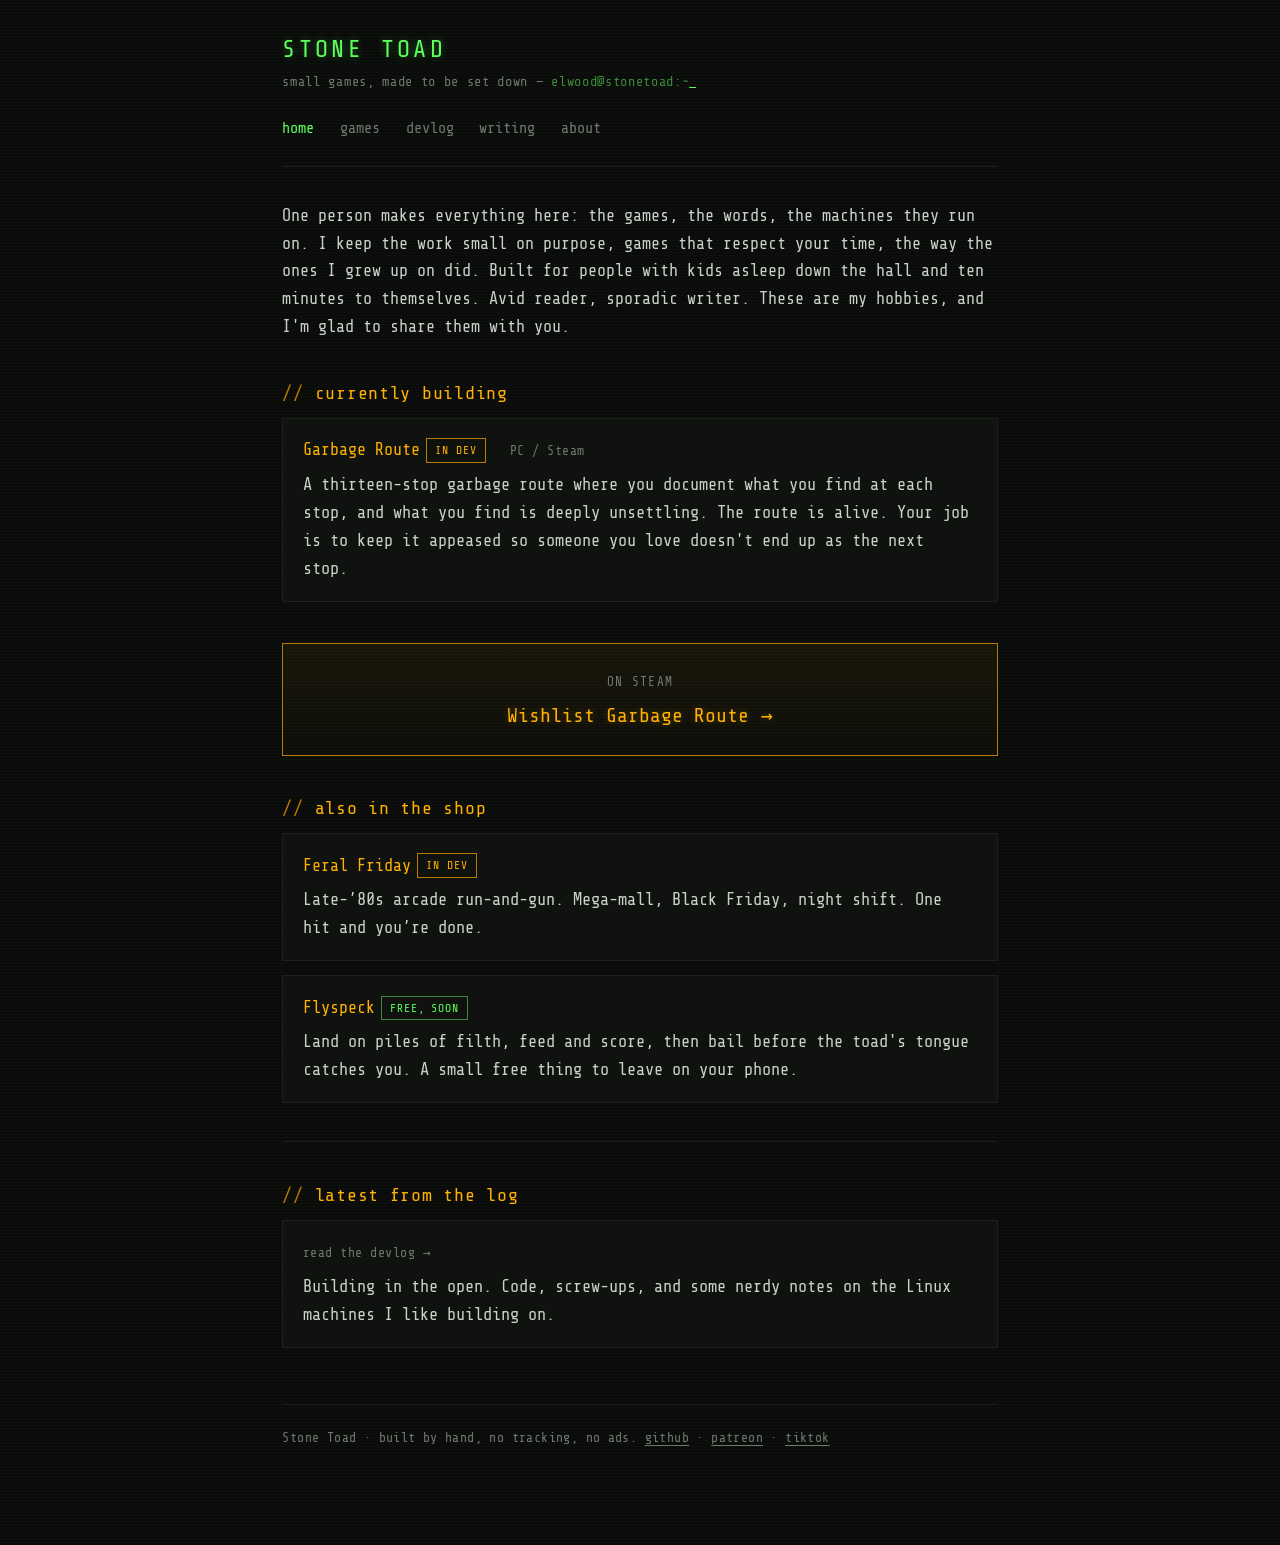
<file: index.html>
<!DOCTYPE html>
<html lang="en">
<head>
<meta charset="utf-8">
<meta name="viewport" content="width=device-width, initial-scale=1">
<title>Stone Toad</title>
<meta name="description" content="Small games, made to be set down. Made by one person for people with lives.">
<link rel="preconnect" href="https://fonts.googleapis.com">
<link rel="preconnect" href="https://fonts.gstatic.com" crossorigin>
<link href="https://fonts.googleapis.com/css2?family=Share+Tech+Mono&display=swap" rel="stylesheet">
<!-- favicon -->
<link rel="icon" type="image/svg+xml" href="favicon.svg">
<!-- open graph / link previews -->
<meta property="og:type" content="website">
<meta property="og:title" content="Stone Toad">
<meta property="og:description" content="Small games, made to be set down. Made by one person for people with lives.">
<meta property="og:image" content="https://elwoodradley.github.io/og.png">
<meta property="og:url" content="https://elwoodradley.github.io/">
<meta name="twitter:card" content="summary_large_image">
<link rel="stylesheet" href="style.css">
</head>
<body>
<div class="wrap">

  <header class="mast">
    <h1 class="logo"><a href="index.html">Stone Toad</a></h1>
    <p class="tag">small games, made to be set down &mdash; <span class="prompt">elwood@stonetoad:~</span></p>
    <nav class="bar" aria-label="Primary">
      <a href="index.html" aria-current="page">home</a>
      <a href="games/index.html">games</a>
      <a href="devlog/index.html">devlog</a>
      <a href="writing/index.html">writing</a>
      <a href="about.html">about</a>
    </nav>
  </header>

  <main>
    <p class="lead">One person makes everything here: the games, the words, the
    machines they run on. I keep the work small on purpose, games that respect your
    time, the way the ones I grew up on did. Built for people with kids asleep down
    the hall and ten minutes to themselves. Avid reader, sporadic writer. These are
    my hobbies, and I'm glad to share them with you.</p>

    <h2>currently building</h2>
    <a class="row" href="games/garbage-route.html">
      <span class="row-title">Garbage Route</span><span class="chip dev">in dev</span>
      <span class="row-meta"> &nbsp; PC / Steam</span>
      <p class="row-desc">A thirteen-stop garbage route where you document what you
      find at each stop, and what you find is deeply unsettling. The route is alive.
      Your job is to keep it appeased so someone you love doesn't end up as the next
      stop.</p>
    </a>

    <a class="cta" href="https://store.steampowered.com/" rel="noopener">
      <span class="cta-k">on Steam</span>
      <span class="cta-v">Wishlist Garbage Route &rarr;</span>
    </a>

    <h2>also in the shop</h2>
    <a class="row" href="games/index.html">
      <span class="row-title">Feral Friday</span><span class="chip dev">in dev</span>
      <p class="row-desc">Late-&rsquo;80s arcade run-and-gun. Mega-mall, Black Friday,
      night shift. One hit and you&rsquo;re done.</p>
    </a>
    <a class="row" href="games/index.html">
      <span class="row-title">Flyspeck</span><span class="chip soon">free, soon</span>
      <p class="row-desc">Land on piles of filth, feed and score, then bail before the
      toad's tongue catches you. A small free thing to leave on your phone.</p>
    </a>

    <hr>

    <h2>latest from the log</h2>
    <a class="row" href="devlog/index.html">
      <span class="row-meta">read the devlog &rarr;</span>
      <p class="row-desc">Building in the open. Code, screw-ups, and some nerdy notes
      on the Linux machines I like building on.</p>
    </a>
  </main>

  <footer class="foot">
    <p>Stone Toad &middot; built by hand, no tracking, no ads.
    <a href="https://github.com/elwoodradley" rel="noopener">github</a> &middot;
    <a href="https://www.patreon.com/c/StoneToad">patreon</a> &middot;
    <a href="https://www.tiktok.com/@stonetoaddev">tiktok</a></p>
  </footer>

</div>
</body>
</html>
</file>
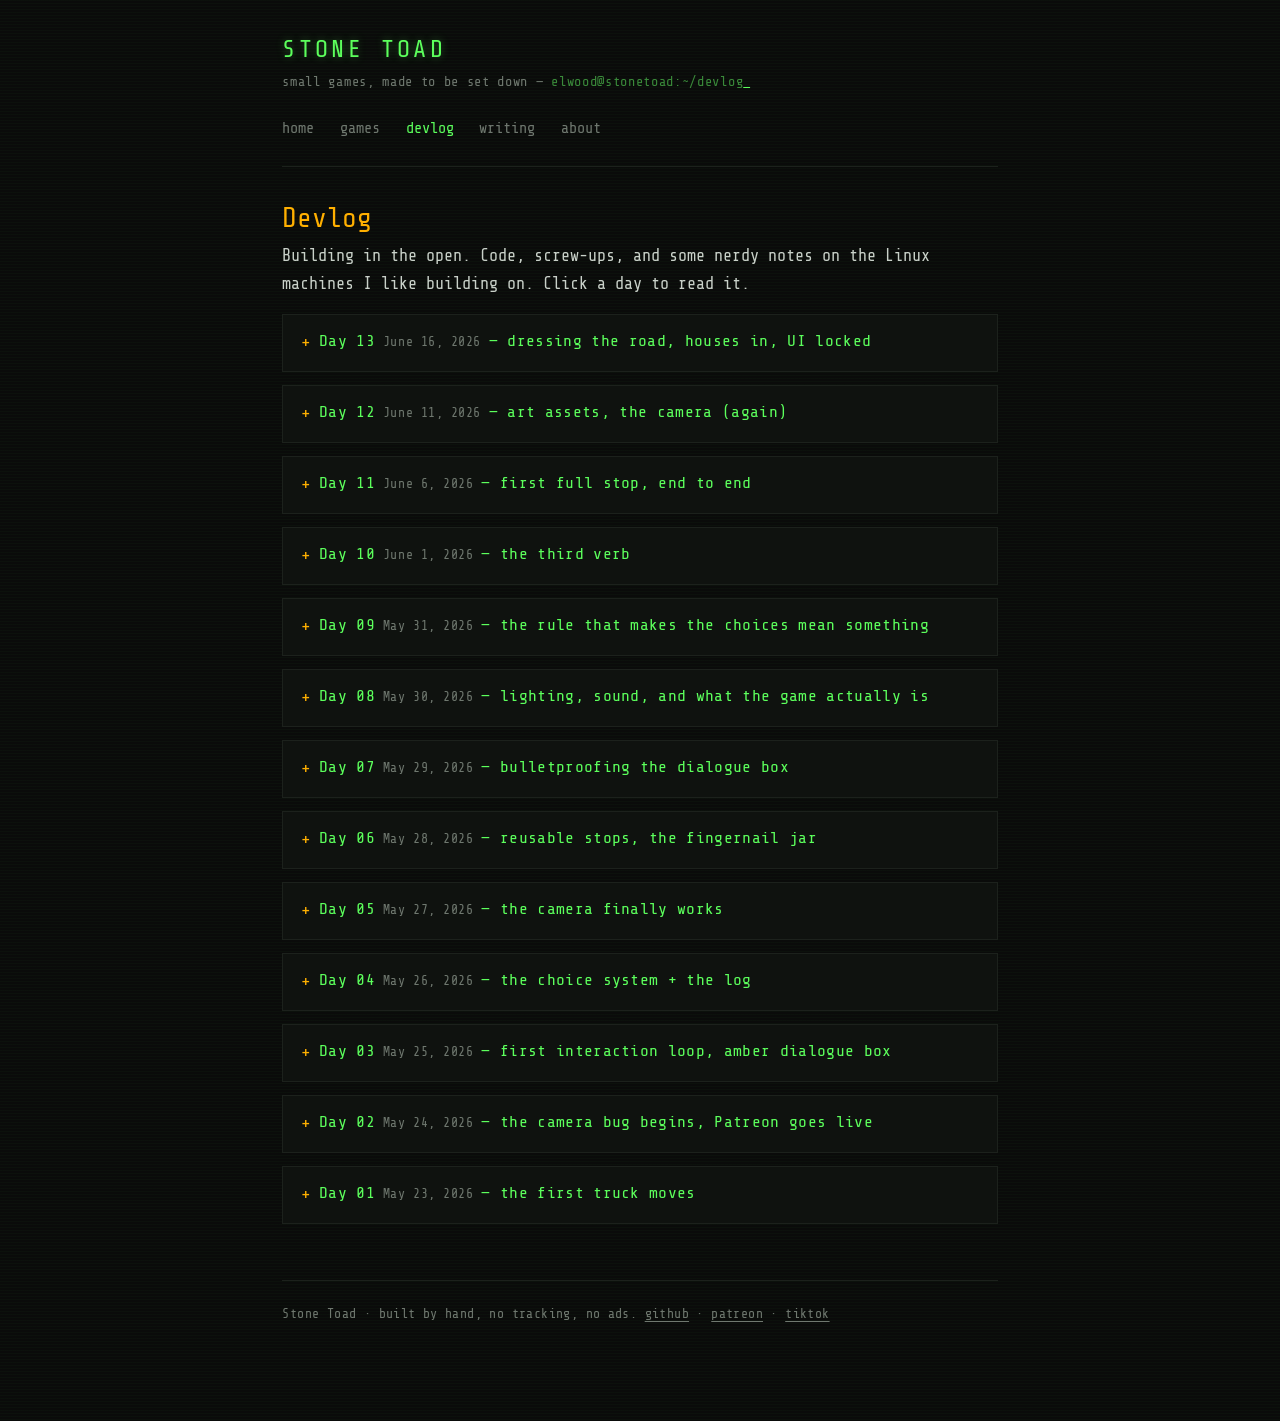
<file: devlog/index.html>
<!DOCTYPE html>
<html lang="en">
<head>
<meta charset="utf-8">
<meta name="viewport" content="width=device-width, initial-scale=1">
<title>Devlog &mdash; Stone Toad</title>
<meta name="description" content="Building Garbage Route in the open. Code, screw-ups, and notes on the Linux machines I build on.">
<link rel="preconnect" href="https://fonts.googleapis.com">
<link rel="preconnect" href="https://fonts.gstatic.com" crossorigin>
<link href="https://fonts.googleapis.com/css2?family=Share+Tech+Mono&display=swap" rel="stylesheet">
<!-- favicon -->
<link rel="icon" type="image/svg+xml" href="../favicon.svg">
<!-- open graph / link previews -->
<meta property="og:type" content="website">
<meta property="og:title" content="Devlog — Stone Toad">
<meta property="og:description" content="Building Garbage Route in the open. Code, screw-ups, and notes on the Linux machines I build on.">
<meta property="og:image" content="https://elwoodradley.github.io/og.png">
<meta property="og:url" content="https://elwoodradley.github.io/devlog/">
<meta name="twitter:card" content="summary_large_image">
<link rel="stylesheet" href="../style.css">
</head>
<body>
<div class="wrap">

  <header class="mast">
    <h1 class="logo"><a href="../index.html">Stone Toad</a></h1>
    <p class="tag">small games, made to be set down &mdash; <span class="prompt">elwood@stonetoad:~/devlog</span></p>
    <nav class="bar" aria-label="Primary">
      <a href="../index.html">home</a>
      <a href="../games/index.html">games</a>
      <a href="index.html" aria-current="page">devlog</a>
      <a href="../writing/index.html">writing</a>
      <a href="../about.html">about</a>
    </nav>
  </header>

  <main>
    <h1>Devlog</h1>
    <p class="lead">Building in the open. Code, screw-ups, and some nerdy notes on the
    Linux machines I like building on. Click a day to read it.</p>

    <details class="logentry">
      <summary>Day 13 <span class="log-date">June 16, 2026</span> &mdash; dressing the road, houses in, UI locked</summary>
      <div class="logentry-body">
        <h3>what I built</h3>
        <ul>
          <li>Tracked down a stray ColorRect that was parented under the Truck and rendering as a bright bar across the scene. It moved with the truck because it was a child of it. Deleted it. The truck's actual visual is the Sprite2D underneath.</li>
          <li>Sorted the road laning for real: truck drives the right lane (x=0), yellow center line to its left, curb and houses on its right where the stops live, which is the side a garbage truck actually services.</li>
          <li>Finished dressing the road for all six built stops so the truck drives a continuous route with no gaps.</li>
          <li>Placed Luiz's house variants along the right side behind the sidewalk, scattered with some irregularity so it doesn't read as a repeating wall.</li>
          <li>Did a UI pass and called it. Left the portrait and text block where they are, it's in a good spot.</li>
        </ul>
        <h3>what I learned</h3>
        <ul>
          <li>A node parented to the truck travels with the truck. Obvious in hindsight, but it's why that bar tracked the movement and looked like it belonged to the world when it didn't.</li>
          <li>"Truck at x=0" doesn't force a symmetric road. You paint more tiles on one side of the line than the other, so x=0 lands in the right lane while the road stays believable around it.</li>
          <li>Knowing when to stop. The UI was good enough to move on from, and the road only needs to serve the six stops that exist, not the whole eventual route.</li>
        </ul>
        <h3>what's next</h3>
        <ul>
          <li>Trash bins at the curb as the visual cue for each pickup point (need to confirm the bin sprite first)</li>
          <li>Headlight/lighting pass over the dressed road</li>
          <li>Keep building stops past 6</li>
        </ul>
        <h3>how it felt</h3>
        <p>Good kind of session. Most of it was the unglamorous stuff, hunting a leftover node and painting tiles, but the scene finally reads as a place instead of a truck floating on black. The composition works now. That's the payoff for the boring work.</p>
      </div>
    </details>

    <details class="logentry">
      <summary>Day 12 <span class="log-date">June 11, 2026</span> &mdash; art assets, the camera (again)</summary>
      <div class="logentry-body">
        <p>Tonight was about getting the art assets in. First, though, the camera broke again — it wasn't following the truck. Dropped a print statement in to see what the camera and the truck were actually doing, and it turned out they'd matched the whole time: truck at zero, camera at zero. So it was never the camera. The sprite had drifted off on its own. Pulled it back, fixed.</p>
        <p>Then I started painting the road and sidewalk in the editor. The truck's in the right lane, since that's the side a garbage truck actually works, with the sidewalk on the right where the stops will go. Coming along. Headlights next.</p>
      </div>
    </details>

    <details class="logentry">
      <summary>Day 11 <span class="log-date">June 6, 2026</span> &mdash; first full stop, end to end</summary>
      <div class="logentry-body">
        <h3>what I built</h3>
        <p>Finally got one full stop built end to end. The bags stop, Stop 1, and I think it's close to final. The whole loop works now: drive up, the scene pops, investigate through the pages, then the choices come up and you pick one and it shows you what happened. Took a lot of back and forth to get there, but it actually plays now instead of just sitting in a doc. Also did a real pass on the prose for the stops, which is turning into the fun part.</p>
        <h3>what I learned</h3>
        <p>Spent most of the last couple days learning GDScript instead of building, and it was worth it. I'm a lot more comfortable writing the code now and actually knowing what things do instead of just pasting and hoping. Learned the difference between a variable and a parameter, what the dot actually means when you reach into another node, why node names and variable names are different things, and how to read an error instead of panicking at it. Fixed a few of my own bugs this session just by reading what the error was telling me, which felt different than before.</p>
        <h3>what's next</h3>
        <p>Twelve more stops to build out. The system works, so now it's mostly filling in each stop's writing and giving every one the same pass I gave the bags. Sound, the ending system, and the lighting all come later once the stops are in.</p>
        <h3>how it felt</h3>
        <p>Good. Slower than I wanted, but the kind of slow that pays off. Watching a stop I'd only ever read on a page actually run in the dark felt like the first time this thing has been a real game and not just notes. The prose is getting fun to write, which I didn't expect. Feeling more like a developer and less like someone copying a developer.</p>
      </div>
    </details>

    <details class="logentry">
      <summary>Day 10 <span class="log-date">June 1, 2026</span> &mdash; the third verb</summary>
      <div class="logentry-body">
        <h3>what I built</h3>
        <ul>
          <li>Rebuilding stops with new mechanics. I have a clearer vision now of what to make the game.</li>
          <li>Added a third verb, stop-specific, that either rewards or hurts the player: a deeper investigation into each stop.</li>
        </ul>
        <h3>what I learned</h3>
        <ul>
          <li>I was right that the game was missing something. It was missing that third verb option to delve deeper into the stops.</li>
          <li>This isn't a game someone sinks 10 or even 5 hours into. It's a quick 1-2 hour run that's fun and gets you Steam achievements.</li>
        </ul>
        <h3>what's next</h3>
        <ul>
          <li>Finish auditing the tells on Stops 3-6</li>
          <li>Build the consequence systems (headlight dimming is cheapest and most fitting, start there)</li>
          <li>Need more COMPLETE/leave stops; right now the split is lopsided toward log</li>
          <li>Playtest on a real person</li>
        </ul>
        <h3>how it felt</h3>
        <p>Felt good. What's in my mind is concrete right now, and I think this will be the fully shipped game idea. I have to remember, this is my first game. It's not going to be a masterpiece and it doesn't need to be.</p>
      </div>
    </details>

    <details class="logentry">
      <summary>Day 09 <span class="log-date">May 31, 2026</span> &mdash; the rule that makes the choices mean something</summary>
      <div class="logentry-body">
        <h3>what I built</h3>
        <ul>
          <li>Finished the complete testable slice last session (6 stops, drive → investigate → log/leave → clock-out ending). This session was mostly design and writing.</li>
          <li>Locked the core rule that decides whether log or leave is correct at each stop</li>
          <li>Re-audited Stops 1 and 2 so the rule is actually readable in the text</li>
          <li>Added the truck sprite (placeholder) and recorded a sneak-peek clip with sound</li>
          <li>Wrote the Steam store blurb</li>
        </ul>
        <h3>the rule (finally)</h3>
        <p>The thing I'd been circling for a while: the choices needed a logic the player could actually learn, or it's just a coin flip with a death screen. Got it.</p>
        <p>Every stop is either COMPLETE or UNFINISHED.</p>
        <ul>
          <li>Complete: it's at peace, nothing missing, it wants nothing. Leave it. Logging it disturbs a stable thing.</li>
          <li>Unfinished: it's still reaching for something. Log it to freeze it where it is. Leave it and it goes and completes itself, and the cost lands on someone.</li>
        </ul>
        <p>The skill is reading which one you're looking at. The tell is in the text, stated as flatly as everything else, so a careful reader catches it and a careless one doesn't. Solvable, but you'll get a couple wrong, which is the point.</p>
        <h3>consequences</h3>
        <p>Mostly you don't die. Wrong calls degrade the night instead: headlights shrink, the route stops making sense, things you mishandled come back changed. A few stops can kill you outright, kept rare so it stays tense. Your ending depends on what kind of driver you turned out to be.</p>
        <h3>what I learned</h3>
        <ul>
          <li>The "what's the point of the game" question wasn't a motivation problem, it was a design hole. Couldn't pitch it because the choices didn't mean anything yet. Fixed the rule, the pitch wrote itself.</li>
          <li>Free 3D asset packs (.blend files) are useless for a 2D game; need pre-rendered PNGs</li>
          <li>Capturing game audio on bare ALSA (Void) is a pain; recorded the clip on the Mac instead</li>
          <li>OBS quality: capture at native monitor res, not OS-downscaled</li>
        </ul>
        <h3>what's next</h3>
        <ul>
          <li>Finish auditing the tells on Stops 3-6</li>
          <li>Build the consequence systems (start with headlight dimming)</li>
          <li>Need more COMPLETE/leave stops</li>
          <li>Playtest on a real person</li>
        </ul>
        <h3>how it felt</h3>
        <p>Long session, mostly in my head instead of in the engine, but it's the most important the design has come together so far. The game makes sense now in a way it didn't this morning. Easier to build when you know what the thing actually is.</p>
      </div>
    </details>

    <details class="logentry">
      <summary>Day 08 <span class="log-date">May 30, 2026</span> &mdash; lighting, sound, and what the game actually is</summary>
      <div class="logentry-body">
        <h3>what I built</h3>
        <ul>
          <li>Full darkness/lighting pass: world is near-black via CanvasModulate, with a headlight glow (PointLight2D + custom radial gradient texture) on the truck, offset forward. You only see what the light touches.</li>
          <li>Ambient sound bed: looping low drone + truck idle (AudioStreamPlayers, OGG for clean loops)</li>
          <li>Positional per-stop audio: AudioStreamPlayer2D as a child of each stop, swells as the truck approaches</li>
          <li>Stop 1 (breathing bags): breathing that fades up out of the dark</li>
          <li>Stop 3 (doorframe): faint pencil scratch, the measuring still happening</li>
          <li>Stop 4 (the chair): rope creak + buried squelch layered into one texture</li>
          <li>Stop 5 (the freezer): the hum of an unplugged freezer that runs anyway</li>
          <li>Future-proofed the dialogue box (taller, handles any text length)</li>
          <li>Extended the road, repositioned stops to march up the route evenly</li>
        </ul>
        <h3>what I learned</h3>
        <ul>
          <li>CanvasModulate darkens the whole canvas; PointLight2D + a gradient texture carves visibility back out of it</li>
          <li>AudioStreamPlayer (non-positional) for the ambient bed; AudioStreamPlayer2D (positional) for sounds tied to a place</li>
          <li>OGG loops cleaner than MP3 (MP3 padding causes a seam); ffmpeg converts</li>
          <li>Per-stop sounds need a big dB boost (+15 to +20) to cut through the ambient bed</li>
          <li>You can layer two AudioStreamPlayer2Ds into one custom texture (the chair's creak + squelch)</li>
          <li>The truest sound isn't always the most dramatic one; the freezer's mundane hum works only because the text says it's unplugged</li>
        </ul>
        <h3>the direction</h3>
        <p>This was the session the game stopped being a mood and became a game. It's route-horror, or "witness horror": you drive a night-shift garbage route, and what you log stays real while what you don't fades. Every stop, you investigate and then decide, log it or leave it, and neither is ever the clean right answer. Logging keeps a thing real and binds you to it; leaving erases it and leaves a gap. Those choices feed hidden counters that decide which ending you get. It's not a gore game. It's about attention, and what happens when someone has been paying it to the wrong thing for too long.</p>
        <h3>what's next</h3>
        <ul>
          <li>Stop 6, then wire the four hidden counters + endings (~6-7 stops is the threshold)</li>
          <li>Chair/freezer already have sound; consider the jar staying deliberately silent</li>
          <li>Steam page + wishlist once a stop is screenshot-ready</li>
          <li>Housekeeping: delete unused MP3s from the repo (kept the OGGs)</li>
        </ul>
        <h3>how it felt</h3>
        <p>The biggest single leap yet. Lighting and sound together turned four dark rectangles into a place that feels real in the dark. And the design finally has a spine; I know what the game is now, not just what it looks like. Long session, real momentum.</p>
      </div>
    </details>

    <details class="logentry">
      <summary>Day 07 <span class="log-date">May 29, 2026</span> &mdash; bulletproofing the dialogue box</summary>
      <div class="logentry-body">
        <h3>what I built</h3>
        <ul>
          <li>Converted the DialogueBox from fixed-position labels to a VBoxContainer; dialogue text now auto-fits and wraps at any length, and the three choices always reflow below it</li>
          <li>Set autowrap + custom minimum size on the prompt label so wrapping works inside the container</li>
          <li>Added separation spacing so the prompt and choices have breathing room</li>
          <li>Repointed all nine get_node() calls in stop_point.gd to the new VBoxContainer path</li>
          <li>Killed the text-overlap bug for good; any stop, any length, works now</li>
        </ul>
        <h3>what I learned</h3>
        <ul>
          <li>Containers vs fixed positions: a VBoxContainer stacks children automatically; fixed coordinates can't adapt to variable text</li>
          <li>Autowrapping labels inside a container need a Custom Minimum Size or they can't resolve their own dimensions (width depends on height depends on width)</li>
          <li>The scene tree is a filesystem: node paths work like terminal directories, and moving a node deeper changes its path</li>
          <li>get_node() just fetches the node; the .text/.visible after is what acts on it. A wrong path returns null, and acting on null is what crashes it, same as "no such file" in the shell</li>
          <li>Layout Mode has to be set to Anchors before the Full Rect preset appears, when the parent is a plain Control</li>
          <li>Launching Godot from a terminal makes it a child process; closing the terminal kills it (use &amp; disown, or make a desktop launcher)</li>
        </ul>
        <h3>what's next</h3>
        <ul>
          <li>Build Stop 3, the doorframe (height marks climbing past 9 feet, DELLA, the future date), already written</li>
          <li>Make a desktop launcher for Godot so it runs independent of the terminal</li>
          <li>Add Drive-off consequence: stop fades if ignored enough times</li>
          <li>Scott's depot note before route starts</li>
        </ul>
        <h3>how it felt</h3>
        <p>Short session, single focus, and exactly the kind of unglamorous fix that pays off forever. No new content on screen, but the next eleven stops just got easier to build. Beat by the end of it, but the good kind of tired, where you fixed the thing the right way instead of the fast way.</p>
      </div>
    </details>

    <details class="logentry">
      <summary>Day 06 <span class="log-date">May 28, 2026</span> &mdash; reusable stops, the fingernail jar</summary>
      <div class="logentry-body">
        <h3>what I built</h3>
        <ul>
          <li>Got the whole project running on the Void Linux ThinkPad from scratch: kitty terminal, Godot, PATH, SSH keys, repo cloned, Vulkan drivers</li>
          <li>Refactored stops into one reusable scene; dialogue, investigate pages, and log text all moved out of the script and onto each instance via @export</li>
          <li>Stop content is now fully data-driven; the script holds zero specific words, everything comes from the Inspector</li>
          <li>Log text pulled out of the script too (was hardcoded as Stop 1), now reads per-instance</li>
          <li>Added stop_completed flag; stops can no longer be re-triggered and spam the log</li>
          <li>Built Stop 2, Pruitt St., the fingernail jar. First stop written in the new tone</li>
          <li>Fixed reading-mode arrow bug; arrows no longer re-show choices while paging investigate text</li>
          <li>Set up Flameshot for screenshots, kitty as default terminal</li>
        </ul>
        <h3>what I learned</h3>
        <ul>
          <li>DRY / data-driven design: separate content from logic so you build the system once and reuse it, instead of copy-pasting 13 times</li>
          <li>@export lifts a variable out of the script into the Inspector; @export_multiline gives a real text box; Array[String] gives a clean typed array editor</li>
          <li>_input and _process fire on EVERY instance with that script; shared UI nodes need a per-instance "is_active" flag or instances fight over the same keypress</li>
          <li>Behavior is the truth, not the editor tree: a missing disclosure arrow didn't mean a missing child; the collision worked at runtime</li>
          <li>Inspector array fields take Enter as "confirm," so line breaks need a literal \n converted to real newlines in code</li>
          <li>.godot/ belongs in gitignore; it's per-machine editor cache, never commit it</li>
        </ul>
        <h3>wins</h3>
        <ul>
          <li>Two working stops, each with its own content, sharing one clean script</li>
          <li>The reusable system is real; Stop 3 onward is just "drop instance, fill text"</li>
          <li>The fingernail jar is the first time the writing hit the exact register I'm chasing</li>
          <li>Found and killed a shared-state input bug that would've poisoned every stop; only surfaced because I built a second instance</li>
          <li>Full Linux dev environment standing on its own now</li>
        </ul>
        <h3>what's next</h3>
        <ul>
          <li>Convert DialogueBox to a VBoxContainer so text auto-fits and choices reflow at any length</li>
          <li>Build Stop 3, keep pushing the tone</li>
          <li>Add Drive-off consequence: stop fades if ignored enough times</li>
          <li>Scott's depot note before route starts</li>
        </ul>
        <h3>how it felt</h3>
        <p>A grind, but the good kind. Spent most of the night on setup and a refactor that doesn't show on screen, but that invisible work is exactly what lets the next twelve stops go fast. The jar was the payoff. When I drove up and read it back in-game, it landed exactly the way I wanted. That's the whole game in one stop.</p>
      </div>
    </details>

    <details class="logentry">
      <summary>Day 05 <span class="log-date">May 27, 2026</span> &mdash; the camera finally works</summary>
      <div class="logentry-body">
        <h3>what I built</h3>
        <ul>
          <li>In-game clock: starts at 23:00 and ticks forward in real time as you drive</li>
          <li>Night counter displayed in top-left alongside the clock</li>
          <li>Camera node finally working: attached to GameWorld, follows truck via _physics_process</li>
          <li>Stop 1 complete: full paging system, all three choices functional</li>
          <li>Investigate branch shows the full note across 5 pages, press E to advance</li>
          <li>Road length adjusted so movement feels correct</li>
          <li>Visible collision shapes debug helped identify positioning issues</li>
        </ul>
        <h3>what I learned</h3>
        <ul>
          <li>Context matters for movement: without landmarks a moving object looks stationary</li>
          <li>Camera2D works correctly on Mac; it was always a Linux display issue</li>
          <li>lerp for smooth camera following</li>
          <li>%02d:%02d string formatting for displaying time with leading zeros</li>
          <li>Area2D CollisionShape2D position is relative to its parent node</li>
          <li>Keeping collision shapes away from the player spawn point</li>
        </ul>
        <h3>wins</h3>
        <ul>
          <li>Camera works</li>
          <li>Full first stop working end to end: drive up, read, choose, consequence</li>
          <li>The note pages through cleanly</li>
          <li>Game is starting to feel like something real</li>
          <li>Night counter and clock give the UI life</li>
        </ul>
        <h3>what's next</h3>
        <ul>
          <li>Build Stop 2, Pruitt St.</li>
          <li>Make stops reusable scenes instead of duplicated scripts</li>
          <li>Add Drive-off consequence: stop fades if ignored enough times</li>
          <li>Scott's depot note before route starts</li>
        </ul>
        <h3>how it felt</h3>
        <p>Frustrating first half, satisfying second half. The camera working after days of fighting it was a genuine relief. The note paging through on screen was cool.</p>
      </div>
    </details>

    <details class="logentry">
      <summary>Day 04 <span class="log-date">May 26, 2026</span> &mdash; the choice system + the log</summary>
      <div class="logentry-body">
        <h3>what I built</h3>
        <ul>
          <li>Choice system working: Log it, Investigate, Drive off at each stop point</li>
          <li>Cursor navigates up and down with arrow keys, E to select</li>
          <li>GameLog autoload/singleton: persistent global script that saves entries across the game</li>
          <li>Truck log UI: press I to open, shows all logged entries, press I to close</li>
          <li>Input cooldown variable to prevent cursor flying past options</li>
          <li>Share Tech Mono font applied to all UI elements</li>
          <li>Blue panel background for truck log (keeping it for now, has character)</li>
        </ul>
        <h3>what I learned</h3>
        <ul>
          <li>Local vs class variables: var inside a function creates a temporary variable; without var it uses the class-level one. This bit me when the dialogue box wasn't showing.</li>
          <li>Autoload/Singleton in Godot: scripts that run globally and persist across scenes. Registered in Project Settings → Globals</li>
          <li>match statement: Godot's switch/case, cleaner than multiple if/elif</li>
          <li>Input cooldown pattern: a boolean to prevent is_key_pressed from firing every frame</li>
          <li>_input(event): fires exactly once per keypress, better than _process for toggles</li>
          <li>Arrays: adding with append(), reading with get_entries()</li>
          <li>for entry in entries: looping through an array</li>
        </ul>
        <h3>wins</h3>
        <ul>
          <li>Full game loop working: drive → stop → choose → log → open log → read entries</li>
          <li>GameLog persists correctly</li>
          <li>Three videos posted total</li>
          <li>Patreon live with 6 tiers</li>
          <li>The game feels real now, not just a tech demo</li>
        </ul>
        <h3>what's next</h3>
        <ul>
          <li>Make choices do different things: Investigate shows second dialogue, Drive off has consequences</li>
          <li>Add Pruitt St. stop</li>
          <li>Add Scott's stop</li>
          <li>Start making UI look better</li>
          <li>Second stop point on the route</li>
        </ul>
        <h3>how it felt</h3>
        <p>Best session yet. Things worked. The truck-log moment, pressing I and seeing your logged entry sitting there in amber text, felt like a game. Rough as hell but real.</p>
      </div>
    </details>

    <details class="logentry">
      <summary>Day 03 <span class="log-date">May 25, 2026</span> &mdash; first interaction loop, amber dialogue box</summary>
      <div class="logentry-body">
        <h3>what I built</h3>
        <ul>
          <li>Rebuilt scene cleanly after yesterday's mess</li>
          <li>Road and StopPoint added correctly</li>
          <li>Stop point trigger working: truck stops when it hits the Area2D</li>
          <li>Dialogue box built with Panel and Label inside a CanvasLayer</li>
          <li>Amber monospace font (Share Tech Mono) installed and applied to the dialogue box</li>
          <li>Text reads like a real dispatch log entry</li>
          <li>Press E to dismiss the box and continue driving</li>
          <li>Set up Godot on the Mac Mini and my old T480s, with SSH keys</li>
          <li>Posted a TikTok video</li>
        </ul>
        <h3>what I learned</h3>
        <ul>
          <li>Local vs class variables: putting var inside a function creates a temporary variable that disappears; leaving out var uses the class-level one. This caused the dialogue box not to appear.</li>
          <li>get_tree().get_root().get_node(): how scripts reference nodes elsewhere in the scene</li>
          <li>body.can_move = false: how two scripts talk to each other</li>
          <li>CanvasLayer keeps UI fixed on screen regardless of where the truck is</li>
          <li>How to import custom fonts into Godot</li>
        </ul>
        <h3>wins</h3>
        <p>First complete interaction loop working; it actually feels like a video game now. The dialogue box looks atmospheric with the amber terminal font. Troubleshot multiple issues and got them corrected. I'm actually learning this stuff and really enjoying it.</p>
        <h3>what's next</h3>
        <ul>
          <li>Style the dialogue box border</li>
          <li>Add multiple stop points with different dialogue</li>
          <li>Start building the truck log system</li>
          <li>Figure out the camera bug eventually</li>
          <li>Record more content</li>
        </ul>
        <h3>how it felt</h3>
        <p>Felt awesome. I feel like I can actually do this. The dialogue box moment was great.</p>
      </div>
    </details>

    <details class="logentry">
      <summary>Day 02 <span class="log-date">May 24, 2026</span> &mdash; the camera bug begins, Patreon goes live</summary>
      <div class="logentry-body">
        <h3>what I worked on</h3>
        <p>Spent the entire session troubleshooting a Camera2D bug in Godot. Any Camera2D node in the scene, whether parented to the Truck or to GameWorld, completely breaks vertical movement. Left and right work fine but up and down stop working entirely. Still unsolved. Posted to r/godot for help.</p>
        <p>Rebuilt the scene multiple times trying to isolate the issue. Ended up back at square one with just a working truck on a black background. No road, no stop point.</p>
        <h3>what I learned</h3>
        <ul>
          <li>CharacterBody2D needs move_and_slide in _physics_process, not _process</li>
          <li>Camera2D can interfere with CharacterBody2D movement in ways that aren't fully understood yet</li>
          <li>ColorRect is fine as a visual node; it wasn't causing the physics issues</li>
          <li>How to convert mkv to mp4 with ffmpeg</li>
          <li>Basic OBS setup on Linux</li>
        </ul>
        <h3>wins</h3>
        <ul>
          <li>Truck moves in all four directions without camera</li>
          <li>Posted first TikTok video</li>
          <li>Set up Patreon</li>
          <li>Ordered dock, keyboard, and mouse</li>
        </ul>
        <h3>what's next</h3>
        <ul>
          <li>Fix audio levels in OBS</li>
          <li>Rebuild road and stop point</li>
          <li>Get text box appearing when truck hits stop point</li>
          <li>Figure out the camera bug</li>
        </ul>
        <h3>how it felt</h3>
        <p>Frustrating. Spent more time fighting tools than building the game. But posted the first video anyway, which felt scary and good at the same time.</p>
        <h3>the bigger picture</h3>
        <p>Started a Patreon and TikTok today. Nervous about it, but I did it, and posted once on each. I'm hoping this starts something. I want it to make money, sure, but if it takes off in the right way I want to give a lot of it back: random giveaways big enough to let someone take a sabbatical from work or school to pursue game-making or writing for a year. There's so much creative space out there, and enough of us who love these things to pay for them, that it's possible. Might pan out to nothing. In the meantime I'm teaching myself game development, and I believe I'll get a game on Steam. All in, stomping the gas.</p>
      </div>
    </details>

    <details class="logentry">
      <summary>Day 01 <span class="log-date">May 23, 2026</span> &mdash; the first truck moves</summary>
      <div class="logentry-body">
        <p>Worked with Godot for the first time. Got my first "truck" created and used GDScript to make it move.</p>
        <p>Hit some static with the movement once I ran the code and had to troubleshoot, but eventually got it moving up, down, left and right with the WASD keys.</p>
        <h3>next session</h3>
        <ul>
          <li>Dark background so it looks like a night street</li>
          <li>A road to drive down</li>
          <li>A stop point the truck reaches</li>
          <li>A text prompt that appears when you hit the stop</li>
        </ul>
      </div>
    </details>
  </main>

  <footer class="foot">
    <p>Stone Toad &middot; built by hand, no tracking, no ads.
    <a href="https://github.com/elwoodradley" rel="noopener">github</a> &middot;
    <a href="https://www.patreon.com/c/StoneToad">patreon</a> &middot;
    <a href="https://www.tiktok.com/@stonetoaddev">tiktok</a></p>
  </footer>

</div>
</body>
</html>
</file>
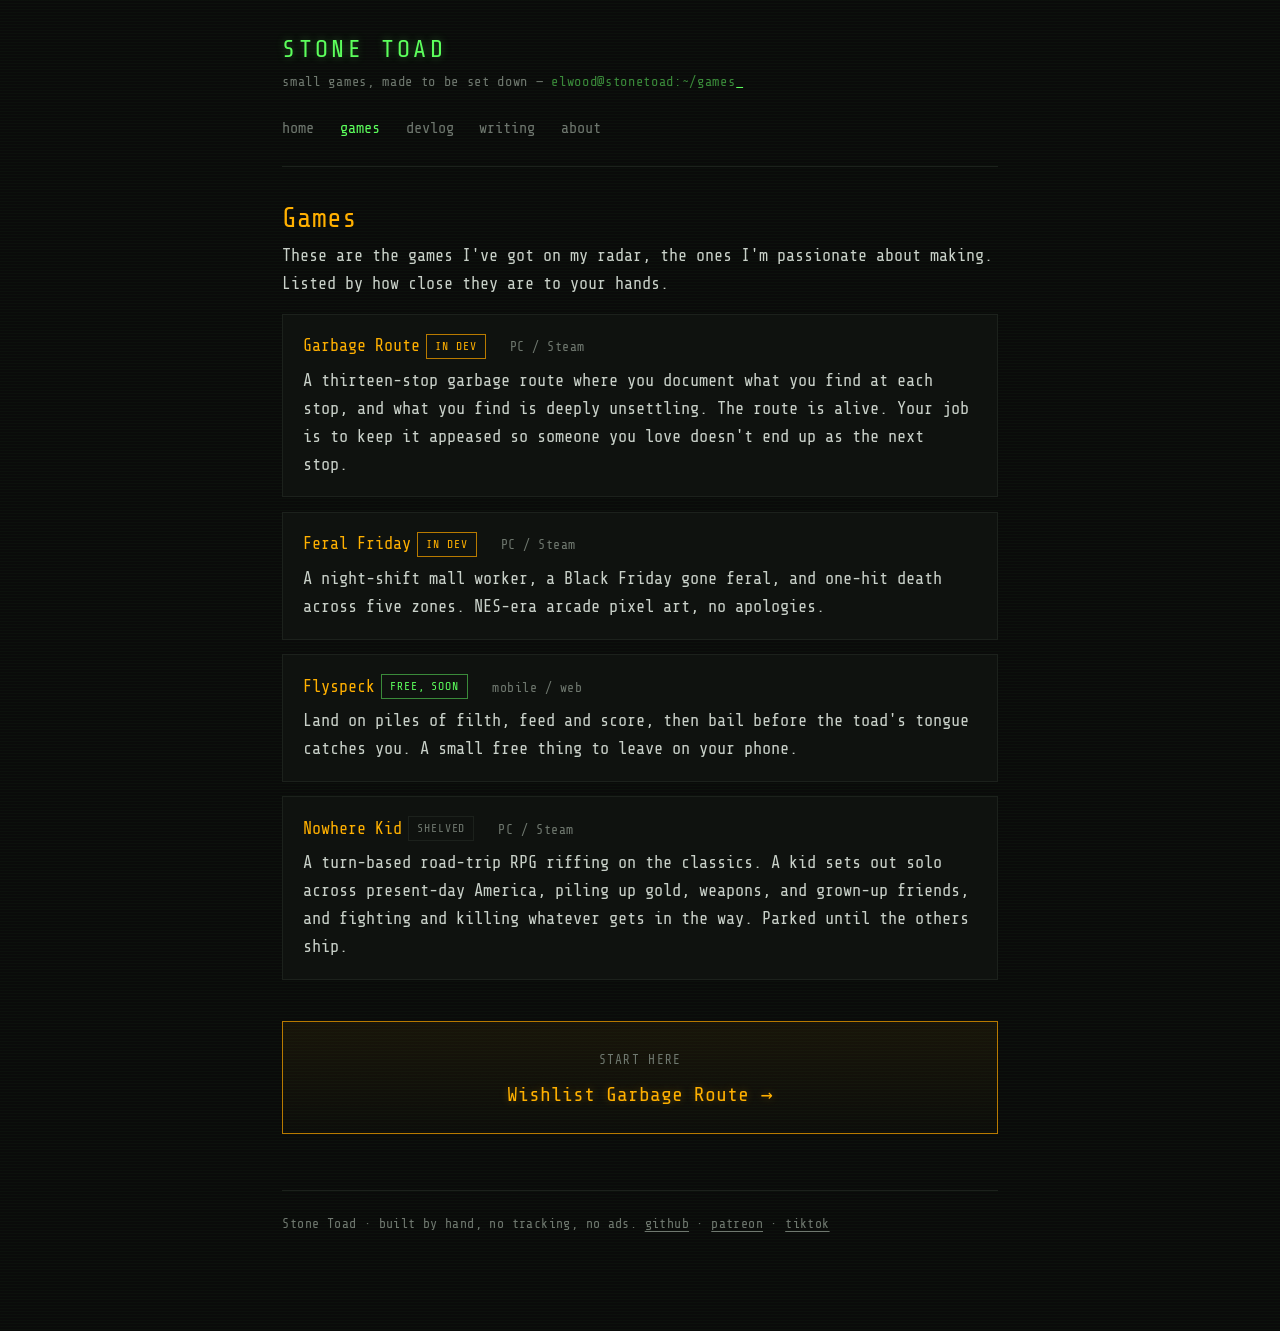
<file: games/index.html>
<!DOCTYPE html>
<html lang="en">
<head>
<meta charset="utf-8">
<meta name="viewport" content="width=device-width, initial-scale=1">
<title>Games &mdash; Stone Toad</title>
<meta name="description" content="Games from Stone Toad: Garbage Route, Feral Friday, Flyspeck, Nowhere Kid.">
<link rel="preconnect" href="https://fonts.googleapis.com">
<link rel="preconnect" href="https://fonts.gstatic.com" crossorigin>
<link href="https://fonts.googleapis.com/css2?family=Share+Tech+Mono&display=swap" rel="stylesheet">
<!-- favicon -->
<link rel="icon" type="image/svg+xml" href="../favicon.svg">
<!-- open graph / link previews -->
<meta property="og:type" content="website">
<meta property="og:title" content="Games — Stone Toad">
<meta property="og:description" content="Games from Stone Toad: Garbage Route, Feral Friday, Flyspeck, Nowhere Kid.">
<meta property="og:image" content="https://elwoodradley.github.io/og.png">
<meta property="og:url" content="https://elwoodradley.github.io/games/">
<meta name="twitter:card" content="summary_large_image">
<link rel="stylesheet" href="../style.css">
</head>
<body>
<div class="wrap">

  <header class="mast">
    <h1 class="logo"><a href="../index.html">Stone Toad</a></h1>
    <p class="tag">small games, made to be set down &mdash; <span class="prompt">elwood@stonetoad:~/games</span></p>
    <nav class="bar" aria-label="Primary">
      <a href="../index.html">home</a>
      <a href="index.html" aria-current="page">games</a>
      <a href="../devlog/index.html">devlog</a>
      <a href="../writing/index.html">writing</a>
      <a href="../about.html">about</a>
    </nav>
  </header>

  <main>
    <h1>Games</h1>
    <p class="lead">These are the games I've got on my radar, the ones I'm passionate
    about making. Listed by how close they are to your hands.</p>

    <a class="row" href="garbage-route.html">
      <span class="row-title">Garbage Route</span><span class="chip dev">in dev</span>
      <span class="row-meta"> &nbsp; PC / Steam</span>
      <p class="row-desc">A thirteen-stop garbage route where you document what you
      find at each stop, and what you find is deeply unsettling. The route is alive.
      Your job is to keep it appeased so someone you love doesn't end up as the next
      stop.</p>
    </a>

    <a class="row" href="#feral-friday" id="feral-friday">
      <span class="row-title">Feral Friday</span><span class="chip dev">in dev</span>
      <span class="row-meta"> &nbsp; PC / Steam</span>
      <p class="row-desc">A night-shift mall worker, a Black Friday gone feral, and
      one-hit death across five zones. NES-era arcade pixel art, no apologies.</p>
    </a>

    <a class="row" href="#flyspeck" id="flyspeck">
      <span class="row-title">Flyspeck</span><span class="chip soon">free, soon</span>
      <span class="row-meta"> &nbsp; mobile / web</span>
      <p class="row-desc">Land on piles of filth, feed and score, then bail before the
      toad's tongue catches you. A small free thing to leave on your phone.</p>
    </a>

    <a class="row" href="#nowhere-kid" id="nowhere-kid">
      <span class="row-title">Nowhere Kid</span><span class="chip shelf">shelved</span>
      <span class="row-meta"> &nbsp; PC / Steam</span>
      <p class="row-desc">A turn-based road-trip RPG riffing on the classics. A kid
      sets out solo across present-day America, piling up gold, weapons, and grown-up
      friends, and fighting and killing whatever gets in the way. Parked until the
      others ship.</p>
    </a>

    <a class="cta" href="https://store.steampowered.com/" rel="noopener">
      <span class="cta-k">start here</span>
      <span class="cta-v">Wishlist Garbage Route &rarr;</span>
    </a>
  </main>

  <footer class="foot">
    <p>Stone Toad &middot; built by hand, no tracking, no ads.
    <a href="https://github.com/elwoodradley" rel="noopener">github</a> &middot;
    <a href="https://www.patreon.com/c/StoneToad">patreon</a> &middot;
    <a href="https://www.tiktok.com/@stonetoaddev">tiktok</a></p>
  </footer>

</div>
</body>
</html>
</file>
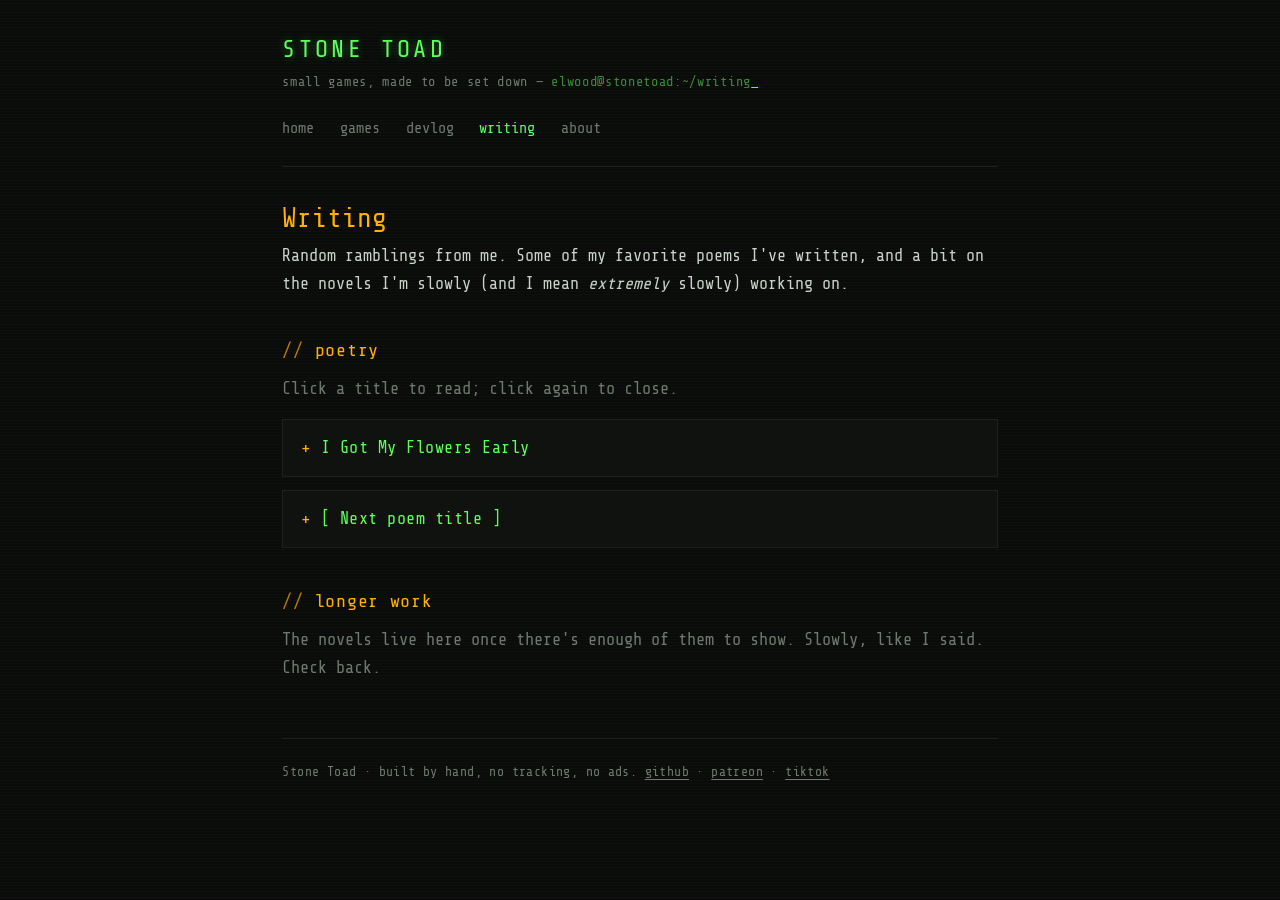
<file: writing/index.html>
<!DOCTYPE html>
<html lang="en">
<head>
<meta charset="utf-8">
<meta name="viewport" content="width=device-width, initial-scale=1">
<title>Writing &mdash; Stone Toad</title>
<meta name="description" content="Random ramblings, poems, and notes on the novels I'm slowly working on.">
<link rel="preconnect" href="https://fonts.googleapis.com">
<link rel="preconnect" href="https://fonts.gstatic.com" crossorigin>
<link href="https://fonts.googleapis.com/css2?family=Share+Tech+Mono&display=swap" rel="stylesheet">
<!-- favicon -->
<link rel="icon" type="image/svg+xml" href="../favicon.svg">
<!-- open graph / link previews -->
<meta property="og:type" content="website">
<meta property="og:title" content="Writing — Stone Toad">
<meta property="og:description" content="Random ramblings, poems, and notes on the novels I'm slowly working on.">
<meta property="og:image" content="https://elwoodradley.github.io/og.png">
<meta property="og:url" content="https://elwoodradley.github.io/writing/">
<meta name="twitter:card" content="summary_large_image">
<link rel="stylesheet" href="../style.css">
</head>
<body>
<div class="wrap">

  <header class="mast">
    <h1 class="logo"><a href="../index.html">Stone Toad</a></h1>
    <p class="tag">small games, made to be set down &mdash; <span class="prompt">elwood@stonetoad:~/writing</span></p>
    <nav class="bar" aria-label="Primary">
      <a href="../index.html">home</a>
      <a href="../games/index.html">games</a>
      <a href="../devlog/index.html">devlog</a>
      <a href="index.html" aria-current="page">writing</a>
      <a href="../about.html">about</a>
    </nav>
  </header>

  <main>
    <h1>Writing</h1>
    <p class="lead">Random ramblings from me. Some of my favorite poems I've written,
    and a bit on the novels I'm slowly (and I mean <em>extremely</em> slowly) working
    on.</p>

    <h2>poetry</h2>
    <p class="mute">Click a title to read; click again to close.</p>

    <details class="poem">
      <summary>I Got My Flowers Early</summary>
      <div class="poem-body">They say men only get flowers at their funeral,
A sad, common fact.
But I got my flowers before my funeral&mdash;
My flowers came much sooner than that.

The first time I heard you cry,
And saw your perfect face,
I got my flowers then and there,
In that quiet, sterile place.

When you&rsquo;d sleep in my arms for hours,
Curled up like a bean,
I got my flowers all over again&mdash;
A rush I&rsquo;d never seen.

The first time I made a silly face,
And saw your gummy smile,
I got my flowers all over again,
And forgot the world a while.

When I walk inside,
And your face lights up for me,
I get my flowers every time&mdash;
Without fail, effortlessly.

When they lay me down one day,
And place flowers on my chest,
They won&rsquo;t know I&rsquo;ve had mine already&mdash;
I got them from the best.</div>
    </details>

    <details class="poem">
      <summary>[ Next poem title ]</summary>
      <div class="poem-body">[ paste the next poem here, between these two lines ]</div>
    </details>

    <h2>longer work</h2>
    <p class="mute">The novels live here once there's enough of them to show. Slowly,
    like I said. Check back.</p>
  </main>

  <footer class="foot">
    <p>Stone Toad &middot; built by hand, no tracking, no ads.
    <a href="https://github.com/elwoodradley" rel="noopener">github</a> &middot;
    <a href="https://www.patreon.com/c/StoneToad">patreon</a> &middot;
    <a href="https://www.tiktok.com/@stonetoaddev">tiktok</a></p>
  </footer>

</div>
</body>
</html>
</file>
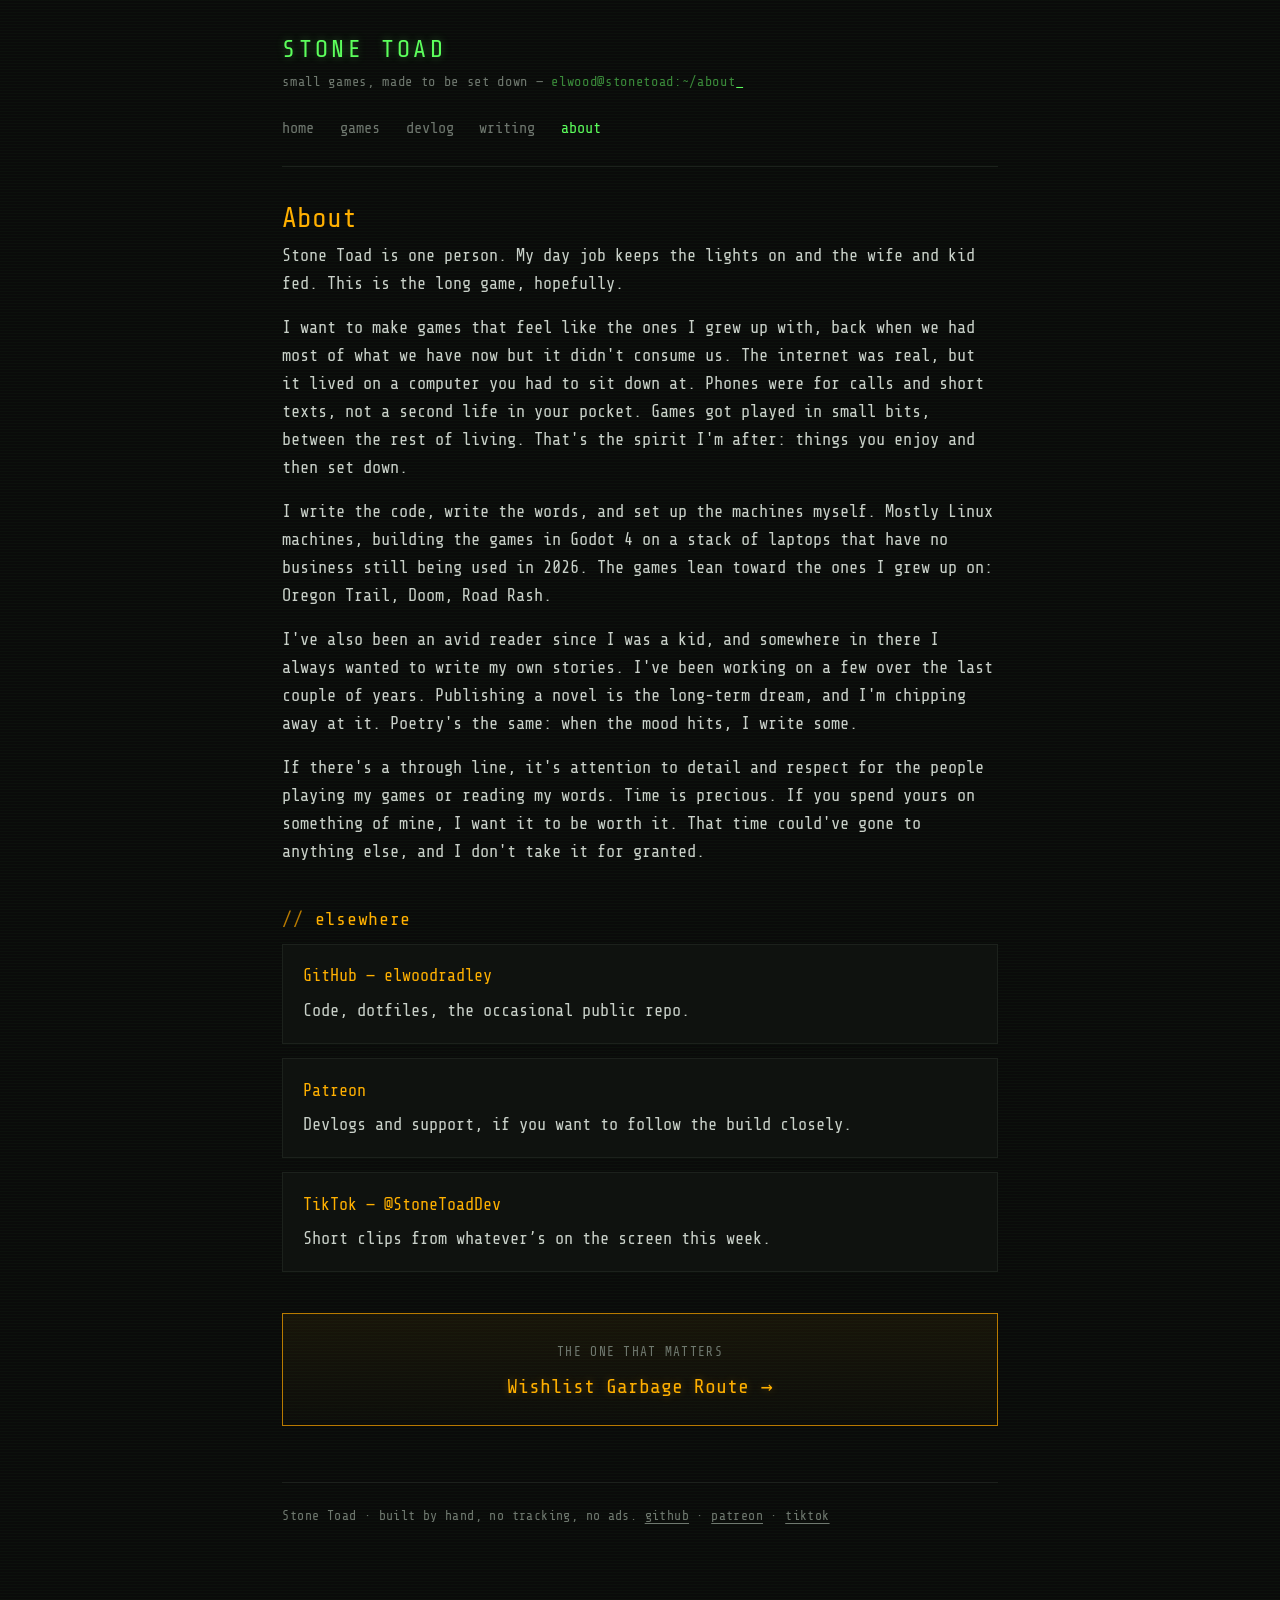
<file: about.html>
<!DOCTYPE html>
<html lang="en">
<head>
<meta charset="utf-8">
<meta name="viewport" content="width=device-width, initial-scale=1">
<title>About &mdash; Stone Toad</title>
<meta name="description" content="Stone Toad is one person making small games that respect your time. Here's who, and where to find everything.">
<link rel="preconnect" href="https://fonts.googleapis.com">
<link rel="preconnect" href="https://fonts.gstatic.com" crossorigin>
<link href="https://fonts.googleapis.com/css2?family=Share+Tech+Mono&display=swap" rel="stylesheet">
<!-- favicon -->
<link rel="icon" type="image/svg+xml" href="favicon.svg">
<!-- open graph / link previews -->
<meta property="og:type" content="website">
<meta property="og:title" content="About — Stone Toad">
<meta property="og:description" content="Stone Toad is one person making small games that respect your time. Here's who, and where to find everything.">
<meta property="og:image" content="https://elwoodradley.github.io/og.png">
<meta property="og:url" content="https://elwoodradley.github.io/about.html">
<meta name="twitter:card" content="summary_large_image">
<link rel="stylesheet" href="style.css">
</head>
<body>
<div class="wrap">

  <header class="mast">
    <h1 class="logo"><a href="index.html">Stone Toad</a></h1>
    <p class="tag">small games, made to be set down &mdash; <span class="prompt">elwood@stonetoad:~/about</span></p>
    <nav class="bar" aria-label="Primary">
      <a href="index.html">home</a>
      <a href="games/index.html">games</a>
      <a href="devlog/index.html">devlog</a>
      <a href="writing/index.html">writing</a>
      <a href="about.html" aria-current="page">about</a>
    </nav>
  </header>

  <main>
    <h1>About</h1>

    <p class="lead">Stone Toad is one person. My day job keeps the lights on and the
    wife and kid fed. This is the long game, hopefully.</p>

    <p>I want to make games that feel like the ones I grew up with, back when we had
    most of what we have now but it didn't consume us. The internet was real, but it
    lived on a computer you had to sit down at. Phones were for calls and short texts,
    not a second life in your pocket. Games got played in small bits, between the rest
    of living. That's the spirit I'm after: things you enjoy and then set down.</p>

    <p>I write the code, write the words, and set up the machines myself. Mostly Linux
    machines, building the games in Godot 4 on a stack of laptops that have no
    business still being used in 2026. The games lean toward the ones I grew up on:
    Oregon Trail, Doom, Road Rash.</p>

    <p>I've also been an avid reader since I was a kid, and somewhere in there I always
    wanted to write my own stories. I've been working on a few over the last couple of
    years. Publishing a novel is the long-term dream, and I'm chipping away at it.
    Poetry's the same: when the mood hits, I write some.</p>

    <p>If there's a through line, it's attention to detail and respect for the people
    playing my games or reading my words. Time is precious. If you spend yours on
    something of mine, I want it to be worth it. That time could've gone to anything
    else, and I don't take it for granted.</p>

    <h2>elsewhere</h2>
    <a class="row" href="https://github.com/elwoodradley" rel="noopener">
      <span class="row-title">GitHub &mdash; elwoodradley</span>
      <p class="row-desc">Code, dotfiles, the occasional public repo.</p>
    </a>
    <a class="row" href="https://www.patreon.com/c/StoneToad" rel="noopener">
      <span class="row-title">Patreon</span>
      <p class="row-desc">Devlogs and support, if you want to follow the build closely.</p>
    </a>
    <a class="row" href="https://tiktok.com/@stonetoaddev" rel="noopener">
      <span class="row-title">TikTok &mdash; @StoneToadDev</span>
      <p class="row-desc">Short clips from whatever&rsquo;s on the screen this week.</p>
    </a>

    <a class="cta" href="https://store.steampowered.com/" rel="noopener">
      <span class="cta-k">the one that matters</span>
      <span class="cta-v">Wishlist Garbage Route &rarr;</span>
    </a>
  </main>

  <footer class="foot">
    <p>Stone Toad &middot; built by hand, no tracking, no ads.
    <a href="https://github.com/elwoodradley" rel="noopener">github</a> &middot;
    <a href="https://www.patreon.com/c/StoneToad">patreon</a> &middot;
    <a href="https://www.tiktok.com/@stonetoaddev">tiktok</a></p>
  </footer>

</div>
</body>
</html>
</file>
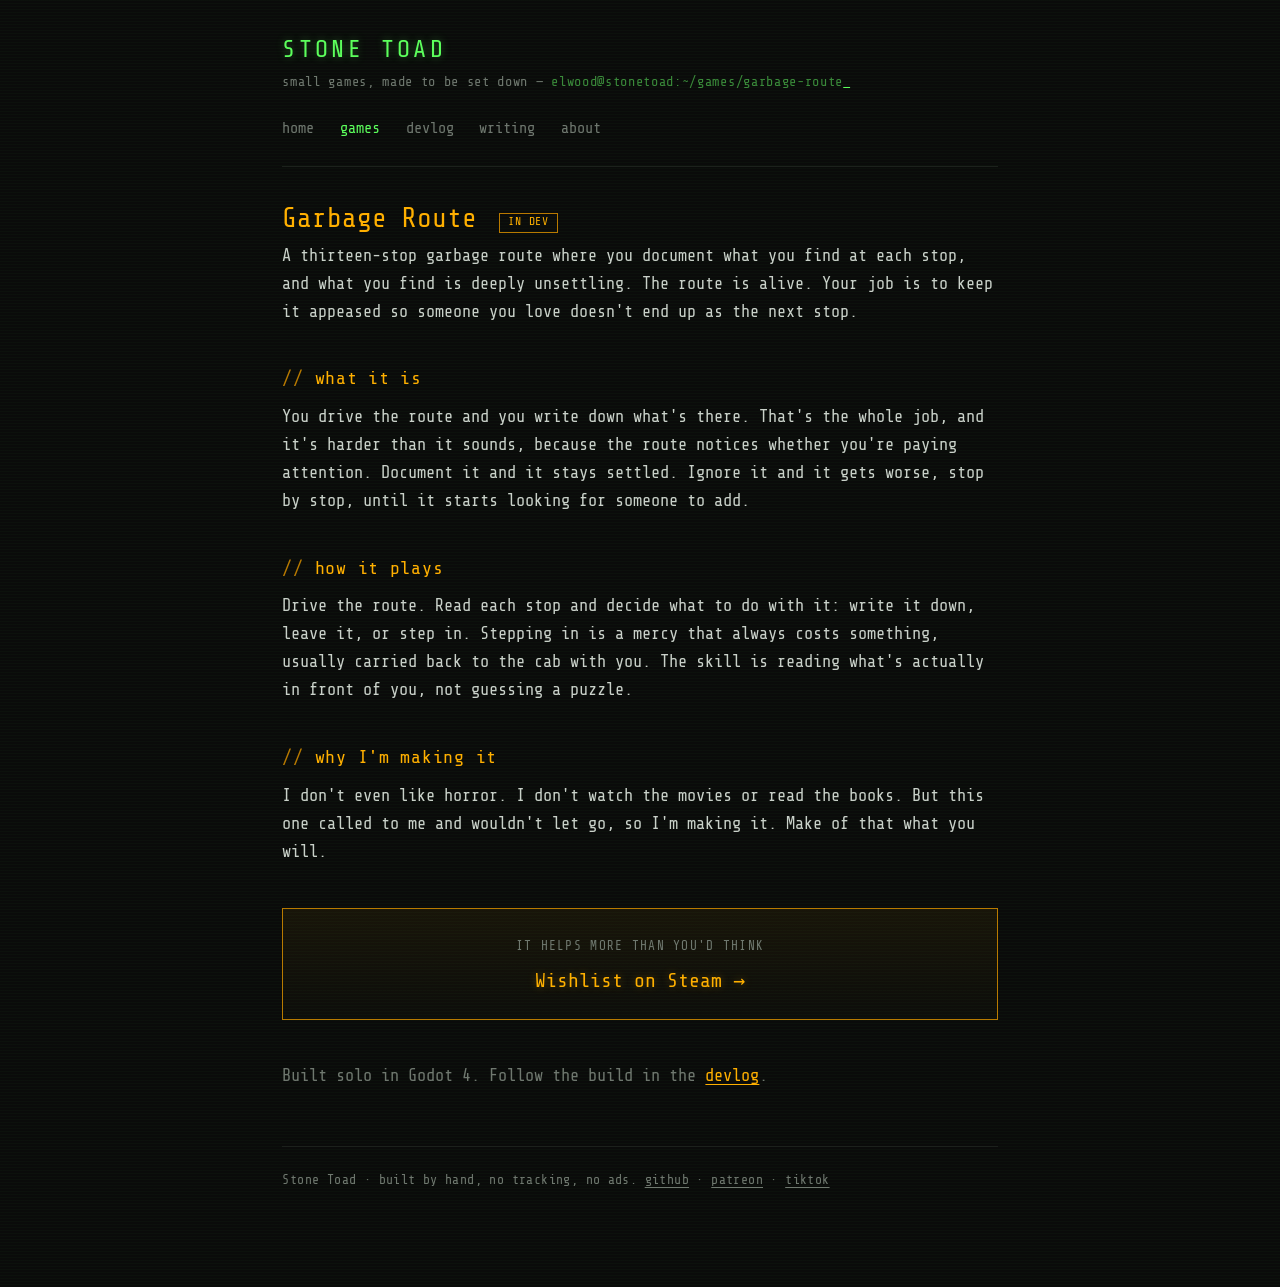
<file: games/garbage-route.html>
<!DOCTYPE html>
<html lang="en">
<head>
<meta charset="utf-8">
<meta name="viewport" content="width=device-width, initial-scale=1">
<title>Garbage Route &mdash; Stone Toad</title>
<meta name="description" content="Garbage Route — a thirteen-stop game where you document an unsettling route that's alive, and keep it appeased.">
<link rel="preconnect" href="https://fonts.googleapis.com">
<link rel="preconnect" href="https://fonts.gstatic.com" crossorigin>
<link href="https://fonts.googleapis.com/css2?family=Share+Tech+Mono&display=swap" rel="stylesheet">
<!-- favicon -->
<link rel="icon" type="image/svg+xml" href="../favicon.svg">
<!-- open graph / link previews -->
<meta property="og:type" content="website">
<meta property="og:title" content="Garbage Route — Stone Toad">
<meta property="og:description" content="A thirteen-stop game where you document an unsettling route that's alive, and keep it appeased.">
<meta property="og:image" content="https://elwoodradley.github.io/og.png">
<meta property="og:url" content="https://elwoodradley.github.io/games/garbage-route.html">
<meta name="twitter:card" content="summary_large_image">
<link rel="stylesheet" href="../style.css">
</head>
<body>
<div class="wrap">

  <header class="mast">
    <h1 class="logo"><a href="../index.html">Stone Toad</a></h1>
    <p class="tag">small games, made to be set down &mdash; <span class="prompt">elwood@stonetoad:~/games/garbage-route</span></p>
    <nav class="bar" aria-label="Primary">
      <a href="../index.html">home</a>
      <a href="index.html" aria-current="page">games</a>
      <a href="../devlog/index.html">devlog</a>
      <a href="../writing/index.html">writing</a>
      <a href="../about.html">about</a>
    </nav>
  </header>

  <main>
    <h1>Garbage Route <span class="chip dev">in dev</span></h1>
    <p class="lead">A thirteen-stop garbage route where you document what you find at
    each stop, and what you find is deeply unsettling. The route is alive. Your job is
    to keep it appeased so someone you love doesn't end up as the next stop.</p>

    <h2>what it is</h2>
    <p>You drive the route and you write down what's there. That's the whole job, and
    it's harder than it sounds, because the route notices whether you're paying
    attention. Document it and it stays settled. Ignore it and it gets worse, stop by
    stop, until it starts looking for someone to add.</p>

    <h2>how it plays</h2>
    <p>Drive the route. Read each stop and decide what to do with it: write it down,
    leave it, or step in. Stepping in is a mercy that always costs something, usually
    carried back to the cab with you. The skill is reading what's actually in front of
    you, not guessing a puzzle.</p>

    <h2>why I'm making it</h2>
    <p>I don't even like horror. I don't watch the movies or read the books. But this
    one called to me and wouldn't let go, so I'm making it. Make of that what you
    will.</p>

    <a class="cta" href="https://store.steampowered.com/" rel="noopener">
      <span class="cta-k">it helps more than you'd think</span>
      <span class="cta-v">Wishlist on Steam &rarr;</span>
    </a>

    <p class="mute">Built solo in Godot 4. Follow the build in the
    <a href="../devlog/index.html">devlog</a>.</p>
  </main>

  <footer class="foot">
    <p>Stone Toad &middot; built by hand, no tracking, no ads.
    <a href="https://github.com/elwoodradley" rel="noopener">github</a> &middot;
    <a href="https://www.patreon.com/c/StoneToad">patreon</a> &middot;
    <a href="https://www.tiktok.com/@stonetoaddev">tiktok</a></p>
  </footer>

</div>
</body>
</html>
</file>
<file: style.css>
/* Stone Toad — hand-built site
   Phosphor terminal aesthetic. No build step. Edit and reupload.
   ------------------------------------------------------------ */

:root {
  --bg:        #0a0b0a;   /* near-black, faint green cast */
  --bg-panel:  #0f120f;
  --amber:     #ffb000;   /* Garbage Route headlight amber */
  --amber-dim: #b87a00;
  --green:     #5cff5c;   /* Stone Toad fastfetch green */
  --green-dim: #3a8a3a;
  --text:      #c9d1c9;   /* dim phosphor white */
  --text-mute: #6f786f;
  --rule:      #1c211c;
  --max:       760px;
}

* { box-sizing: border-box; }

html { -webkit-text-size-adjust: 100%; }

body {
  margin: 0;
  background: var(--bg);
  color: var(--text);
  font-family: "Share Tech Mono", ui-monospace, "JetBrains Mono",
               "DejaVu Sans Mono", Menlo, Consolas, monospace;
  font-size: 17px;
  line-height: 1.65;
  /* faint scanline texture — atmosphere over illustration */
  background-image: repeating-linear-gradient(
    to bottom,
    rgba(92,255,92,0.025) 0px,
    rgba(92,255,92,0.025) 1px,
    transparent 1px,
    transparent 3px
  );
}

.wrap {
  max-width: var(--max);
  margin: 0 auto;
  padding: 0 1.4rem 5rem;
}

/* ---- masthead ---- */

header.mast {
  border-bottom: 1px solid var(--rule);
  padding: 2.2rem 0 1.4rem;
  margin-bottom: 2.2rem;
}

.logo {
  font-size: 1.5rem;
  letter-spacing: 0.14em;
  color: var(--green);
  text-transform: uppercase;
  margin: 0;
  text-shadow: 0 0 8px rgba(92,255,92,0.35);
}

.logo a { color: inherit; text-decoration: none; }

.tag {
  color: var(--text-mute);
  font-size: 0.85rem;
  letter-spacing: 0.05em;
  margin: 0.35rem 0 0;
}

/* prompt line under logo */
.prompt { color: var(--green-dim); }
.prompt::after {
  content: "_";
  animation: blink 1.1s step-end infinite;
  color: var(--green);
}
@keyframes blink { 50% { opacity: 0; } }

/* ---- nav ---- */

nav.bar {
  display: flex;
  flex-wrap: wrap;
  gap: 0.2rem 1.6rem;
  margin-top: 1.3rem;
  font-size: 0.95rem;
}
nav.bar a {
  color: var(--text-mute);
  text-decoration: none;
  padding: 0.1rem 0;
  border-bottom: 1px solid transparent;
}
nav.bar a:hover,
nav.bar a:focus { color: var(--amber); border-bottom-color: var(--amber); }
nav.bar a[aria-current="page"] { color: var(--green); }

/* ---- headings & text ---- */

h1, h2, h3 { color: var(--amber); font-weight: normal; line-height: 1.25; }
h1 { font-size: 1.7rem; margin: 0 0 0.4rem; }
h2 {
  font-size: 1.15rem;
  margin: 2.6rem 0 0.8rem;
  letter-spacing: 0.04em;
}
h2::before { content: "// "; color: var(--amber-dim); }
h3 { font-size: 1rem; color: var(--green); margin: 1.8rem 0 0.4rem; }

a { color: var(--amber); text-decoration: underline; text-underline-offset: 3px; }
a:hover, a:focus { color: var(--green); }

p { margin: 0 0 1rem; }
.lead { color: var(--text); font-size: 1.05rem; }
.mute { color: var(--text-mute); }

hr { border: none; border-top: 1px solid var(--rule); margin: 2.4rem 0; }

/* ---- cards / list rows ---- */

.row {
  display: block;
  border: 1px solid var(--rule);
  background: var(--bg-panel);
  padding: 1.1rem 1.2rem;
  margin: 0 0 0.9rem;
  text-decoration: none;
  color: var(--text);
}
.row:hover, .row:focus {
  border-color: var(--amber-dim);
  color: var(--text);
}
.row .row-title { color: var(--amber); font-size: 1.05rem; }
.row:hover .row-title { color: var(--green); }
.row .row-meta { color: var(--text-mute); font-size: 0.82rem; letter-spacing: 0.04em; }
.row .row-desc { margin: 0.4rem 0 0; }

/* status chips for game showcase */
.chip {
  display: inline-block;
  font-size: 0.72rem;
  letter-spacing: 0.08em;
  text-transform: uppercase;
  padding: 0.12rem 0.5rem;
  border: 1px solid var(--rule);
  color: var(--text-mute);
  margin-left: 0.4rem;
  vertical-align: 0.12em;
}
.chip.dev   { color: var(--amber); border-color: var(--amber-dim); }
.chip.soon  { color: var(--green); border-color: var(--green-dim); }
.chip.shelf { color: var(--text-mute); }

/* ---- the wishlist call-to-action (the funnel) ---- */

.cta {
  display: block;
  border: 1px solid var(--amber-dim);
  background:
    linear-gradient(180deg, rgba(255,176,0,0.06), rgba(255,176,0,0.01));
  padding: 1.4rem 1.4rem;
  margin: 2.6rem 0;
  text-align: center;
  text-decoration: none;
}
.cta:hover, .cta:focus { border-color: var(--amber); }
.cta .cta-k { color: var(--text-mute); font-size: 0.8rem; letter-spacing: 0.1em; text-transform: uppercase; }
.cta .cta-v { color: var(--amber); font-size: 1.25rem; display: block; margin-top: 0.3rem; text-shadow: 0 0 8px rgba(255,176,0,0.3); }
.cta:hover .cta-v { color: var(--green); }

/* ---- writing excerpts ---- */

.excerpt {
  border-left: 2px solid var(--rule);
  padding-left: 1rem;
  color: var(--text);
  white-space: pre-wrap;
}

/* ---- collapsible poems (details/summary, no JS) ---- */

.poem {
  border: 1px solid var(--rule);
  background: var(--bg-panel);
  margin: 0 0 0.8rem;
}

/* the clickable title bar */
.poem > summary {
  cursor: pointer;
  list-style: none;            /* hide default triangle (most browsers) */
  padding: 0.85rem 1.1rem;
  color: var(--green);
  font-size: 1.05rem;
  letter-spacing: 0.03em;
  user-select: none;
  display: flex;
  align-items: center;
  gap: 0.6rem;
}
.poem > summary::-webkit-details-marker { display: none; } /* hide triangle, Safari */

/* our own marker: + when closed, − when open */
.poem > summary::before {
  content: "+";
  color: var(--amber);
  font-size: 1.1rem;
  width: 1ch;
  display: inline-block;
}
.poem[open] > summary::before { content: "\2212"; } /* minus sign */

.poem > summary:hover { color: var(--amber); }
.poem > summary:hover::before { color: var(--green); }

/* the poem body, revealed when open */
.poem .poem-body {
  padding: 0 1.1rem 1.2rem 1.6rem;
  white-space: pre-wrap;
  color: var(--text);
  border-top: 1px solid var(--rule);
  margin-top: 0;
  padding-top: 1rem;
}

.poem > summary:focus-visible {
  outline: 2px solid var(--green);
  outline-offset: -2px;
}

/* ---- devlog entries (same collapsible pattern as poems) ---- */

.logentry {
  border: 1px solid var(--rule);
  background: var(--bg-panel);
  margin: 0 0 0.8rem;
}
.logentry > summary {
  cursor: pointer;
  list-style: none;
  padding: 0.85rem 1.1rem;
  color: var(--green);
  font-size: 1.02rem;
  letter-spacing: 0.02em;
  user-select: none;
  display: flex;
  align-items: baseline;
  gap: 0.5rem;
  flex-wrap: wrap;
}
.logentry > summary::-webkit-details-marker { display: none; }
.logentry > summary::before {
  content: "+";
  color: var(--amber);
  font-size: 1.1rem;
  width: 1ch;
  display: inline-block;
  align-self: center;
}
.logentry[open] > summary::before { content: "\2212"; }
.logentry > summary:hover { color: var(--amber); }
.logentry > summary:hover::before { color: var(--green); }
.logentry > summary:focus-visible { outline: 2px solid var(--green); outline-offset: -2px; }

.log-date {
  color: var(--text-mute);
  font-size: 0.82rem;
  letter-spacing: 0.04em;
}

.logentry-body {
  padding: 0.4rem 1.3rem 1.3rem 1.6rem;
  border-top: 1px solid var(--rule);
}
.logentry-body h3 {
  color: var(--amber);
  font-size: 0.92rem;
  letter-spacing: 0.05em;
  text-transform: lowercase;
  margin: 1.4rem 0 0.5rem;
}
.logentry-body h3::before { content: "// "; color: var(--amber-dim); }
.logentry-body h3:first-child { margin-top: 0.6rem; }
.logentry-body p { margin: 0 0 0.8rem; }
.logentry-body ul {
  margin: 0 0 0.9rem;
  padding-left: 1.2rem;
  list-style: none;
}
.logentry-body li {
  position: relative;
  margin: 0 0 0.35rem;
  padding-left: 0.4rem;
}
.logentry-body li::before {
  content: "\203A";          /* › */
  color: var(--green-dim);
  position: absolute;
  left: -0.8rem;
}

/* ---- footer ---- */

footer.foot {
  border-top: 1px solid var(--rule);
  margin-top: 3.5rem;
  padding-top: 1.4rem;
  color: var(--text-mute);
  font-size: 0.82rem;
  letter-spacing: 0.03em;
}
footer.foot a { color: var(--text-mute); }
footer.foot a:hover { color: var(--green); }

/* ---- accessibility / motion ---- */

a:focus-visible, .row:focus-visible, .cta:focus-visible {
  outline: 2px solid var(--green);
  outline-offset: 2px;
}

@media (prefers-reduced-motion: reduce) {
  .prompt::after { animation: none; }
}

@media (max-width: 480px) {
  body { font-size: 16px; }
  .logo { font-size: 1.25rem; }
}
</file>
